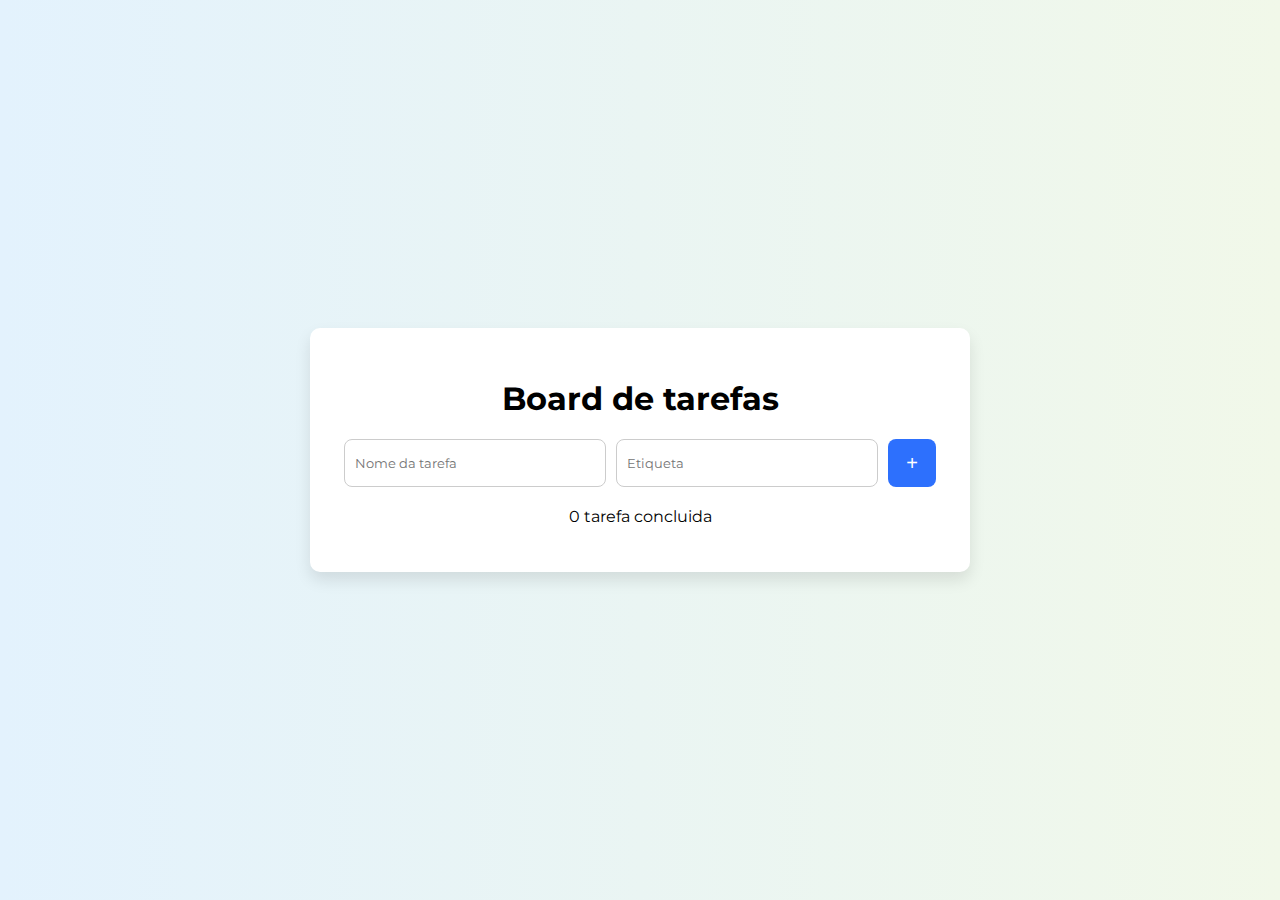
<file: index.html>
<!DOCTYPE html>
<html lang="pt-br">
<head>
    <meta charset="UTF-8">
    <meta name="viewport" content="width=device-width, initial-scale=1.0">
    <title>Board de tarefas</title>
    <link rel="stylesheet" href="style.css">
    <link rel="preconnect" href="https://fonts.googleapis.com">
    <link rel="preconnect" href="https://fonts.gstatic.com" crossorigin>
    <link href="https://fonts.googleapis.com/css2?family=Montserrat:ital,wght@0,100..900;1,100..900&family=Rubik:ital,wght@0,300..900;1,300..900&display=swap" rel="stylesheet">
</head>
<body>
    <div class="container">
        <h1>Board de tarefas</h1>
    
    <div class="input-area">
        <input type="text" id="task-name" placeholder="Nome da tarefa">
        <input type="text" id="task-label" placeholder="Etiqueta" >
        <button type="submit" id="add-task" aria-label="Cadastrar tarefa">+</button>
        

    </div>

    <div id="tasklist" ></div>
    <footer>
        <p><span id="done"> 0 </span> tarefa concluida</p>
    </footer>
    </div>
    <script src="script.js"></script>
    
</body>
</html>
</file>
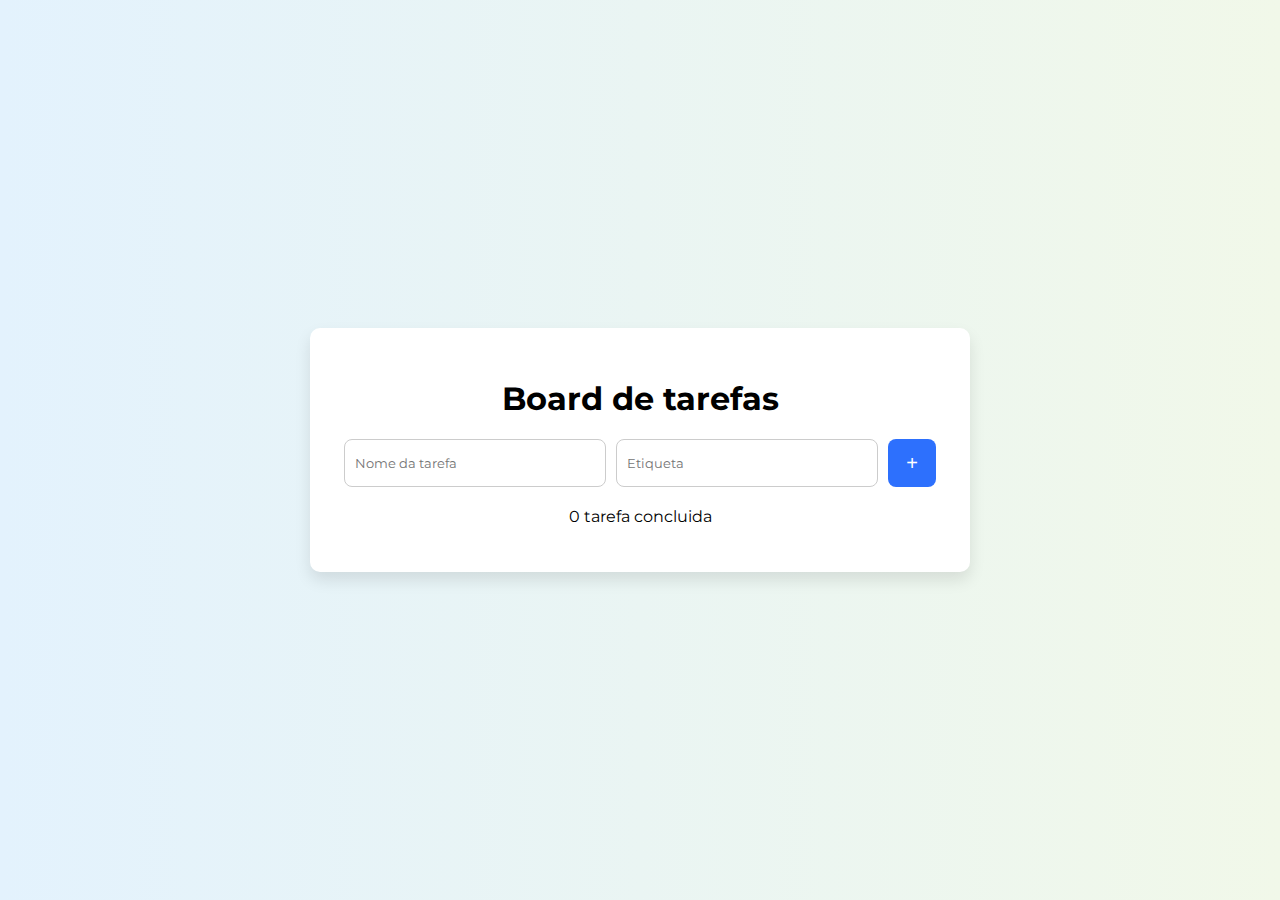
<file: Desktop/Board-de-tarefas/index.html>
<!DOCTYPE html>
<html lang="pt-br">
<head>
    <meta charset="UTF-8">
    <meta name="viewport" content="width=device-width, initial-scale=1.0">
    <title>Board de tarefas</title>
    <link rel="stylesheet" href="style.css">
    <link rel="preconnect" href="https://fonts.googleapis.com">
    <link rel="preconnect" href="https://fonts.gstatic.com" crossorigin>
    <link href="https://fonts.googleapis.com/css2?family=Montserrat:ital,wght@0,100..900;1,100..900&family=Rubik:ital,wght@0,300..900;1,300..900&display=swap" rel="stylesheet">
</head>
<body>
    <div class="container">
        <h1>Board de tarefas</h1>
    
    <div class="input-area">
        <input type="text" id="task-name" placeholder="Nome da tarefa">
        <input type="text" id="task-label" placeholder="Etiqueta" >
        <button type="submit" id="add-task" aria-label="Cadastrar tarefa">+</button>
        

    </div>

    <div id="tasklist" ></div>
    <footer>
        <p><span id="done"> 0 </span> tarefa concluida</p>
    </footer>
    </div>
    <script src="script.js"></script>
    
</body>
</html>
</file>
<file: style.css>
body {
    background: linear-gradient(to right, #e3f2fd, #f1f8e9);
    margin: 0;
    font-family: "Montserrat", sans-serif;
    display: flex;
    align-items: center;
    justify-content: center;
    min-height: 100vh;
  }
  
  .container {
    background-color: #fff;
    border-radius: 10px;
    padding: 30px;
    max-width: 600px;
    width: 100%;
    box-shadow: 0 8px 16px rgba(0, 0, 0, 0.1);
    text-align: center;
  }
  
  .input-area {
    display: flex;
    gap: 10px;
    margin-bottom: 20px;
    justify-content: center;
    flex-wrap: wrap;
  }
  
  .input-area input {
    padding: 10px;
    width: 15rem;
    border-radius: 8px;
    border: 1px solid #ccc;
    font-family: "Montserrat", sans-serif;
  }
  
  .input-area button {
    background-color: #2d70fd;
    color: white;
    width: 3rem;
    height: 3rem;
    border-radius: 8px;
    border: none;
    font-size: 20px;
    cursor: pointer;
    transition: transform 0.2s ease, box-shadow 0.2s ease;
  }
  
  .input-area button:hover {
    transform: translateY(-2px);
    box-shadow: 0 4px 10px rgba(0, 0, 0, 0.1);
  }
  
  .task-card {
    background-color: #fdfdfd;
    border: 1px solid #ddd;
    border-radius: 12px;
    padding: 15px;
    margin-bottom: 15px;
    display: flex;
    align-items: center;
    justify-content: space-between;
    font-family: "Montserrat", sans-serif;
    box-shadow: 0 4px 12px rgba(0,0,0,0.05);
  }
  
  .task-info {
    display: flex;
    flex-direction: column;
    text-align: left;
    font-weight: 400; /* fonte mais fina */
  }
  
  .task-info strong {
    font-size: 16px;
    font-weight: 400; /* mais fino */
    display: block;
    margin-bottom: 5px;
  }
  
  .task-info .label {
    display: inline-block;
    background: #f0f0f0;
    border-radius: 8px;
    padding: 2px 6px;
    font-size: 11px;
    color: #777;
    margin-top: 5px;
    margin-bottom: 3px;
    font-weight: 400;
    max-width: max-content;
  }
  
  .task-info small {
    color: #aaa;
    font-size: 10px;
    margin-top: 3px;
  }
  
  .task-info.done strong {
    text-decoration: line-through;
    color: #999;
  }
  
  .concluir-btn {
    background-color: #2D70FD;
    color: #fff;
    border: none;
    border-radius: 8px;
    padding: 8px 12px;
    font-family: "Montserrat", sans-serif;
    font-size: 13px;
    cursor: pointer;
    transition: background 0.2s;
  }
  
  /* Após concluído: botão "✔" arredondado */
  .concluir-btn.check {
    background-color: #00c981;
    border-radius: 50%;
    width: 32px;
    height: 32px;
    font-size: 16px;
    font-weight: bold;
    display: flex;
    align-items: center;
    justify-content: center;
  }
 

  @media only screen and (max-width: 768px) {

    #task-name{

      font-size: 15px;

    }
  
  }
</file>
<file: Desktop/Board-de-tarefas/style.css>
body {
    background: linear-gradient(to right, #e3f2fd, #f1f8e9);
    margin: 0;
    font-family: "Montserrat", sans-serif;
    display: flex;
    align-items: center;
    justify-content: center;
    min-height: 100vh;
  }
  
  .container {
    background-color: #fff;
    border-radius: 10px;
    padding: 30px;
    max-width: 600px;
    width: 100%;
    box-shadow: 0 8px 16px rgba(0, 0, 0, 0.1);
    text-align: center;
  }
  
  .input-area {
    display: flex;
    gap: 10px;
    margin-bottom: 20px;
    justify-content: center;
    flex-wrap: wrap;
  }
  
  .input-area input {
    padding: 10px;
    width: 15rem;
    border-radius: 8px;
    border: 1px solid #ccc;
    font-family: "Montserrat", sans-serif;
  }
  
  .input-area button {
    background-color: #2d70fd;
    color: white;
    width: 3rem;
    height: 3rem;
    border-radius: 8px;
    border: none;
    font-size: 20px;
    cursor: pointer;
    transition: transform 0.2s ease, box-shadow 0.2s ease;
  }
  
  .input-area button:hover {
    transform: translateY(-2px);
    box-shadow: 0 4px 10px rgba(0, 0, 0, 0.1);
  }
  
  .task-card {
    background-color: #fdfdfd;
    border: 1px solid #ddd;
    border-radius: 12px;
    padding: 15px;
    margin-bottom: 15px;
    display: flex;
    align-items: center;
    justify-content: space-between;
    font-family: "Montserrat", sans-serif;
    box-shadow: 0 4px 12px rgba(0,0,0,0.05);
  }
  
  .task-info {
    display: flex;
    flex-direction: column;
    text-align: left;
    font-weight: 400; /* fonte mais fina */
  }
  
  .task-info strong {
    font-size: 16px;
    font-weight: 400; /* mais fino */
    display: block;
    margin-bottom: 5px;
  }
  
  .task-info .label {
    display: inline-block;
    background: #f0f0f0;
    border-radius: 8px;
    padding: 2px 6px;
    font-size: 11px;
    color: #777;
    margin-top: 5px;
    margin-bottom: 3px;
    font-weight: 400;
    max-width: max-content;
  }
  
  .task-info small {
    color: #aaa;
    font-size: 10px;
    margin-top: 3px;
  }
  
  .task-info.done strong {
    text-decoration: line-through;
    color: #999;
  }
  
  .concluir-btn {
    background-color: #2D70FD;
    color: #fff;
    border: none;
    border-radius: 8px;
    padding: 8px 12px;
    font-family: "Montserrat", sans-serif;
    font-size: 13px;
    cursor: pointer;
    transition: background 0.2s;
  }
  
  /* Após concluído: botão "✔" arredondado */
  .concluir-btn.check {
    background-color: #00c981;
    border-radius: 50%;
    width: 32px;
    height: 32px;
    font-size: 16px;
    font-weight: bold;
    display: flex;
    align-items: center;
    justify-content: center;
  }
 

  @media only screen and (max-width: 768px) {

    #task-name{

      font-size: 15px;

    }
  
  }
</file>
